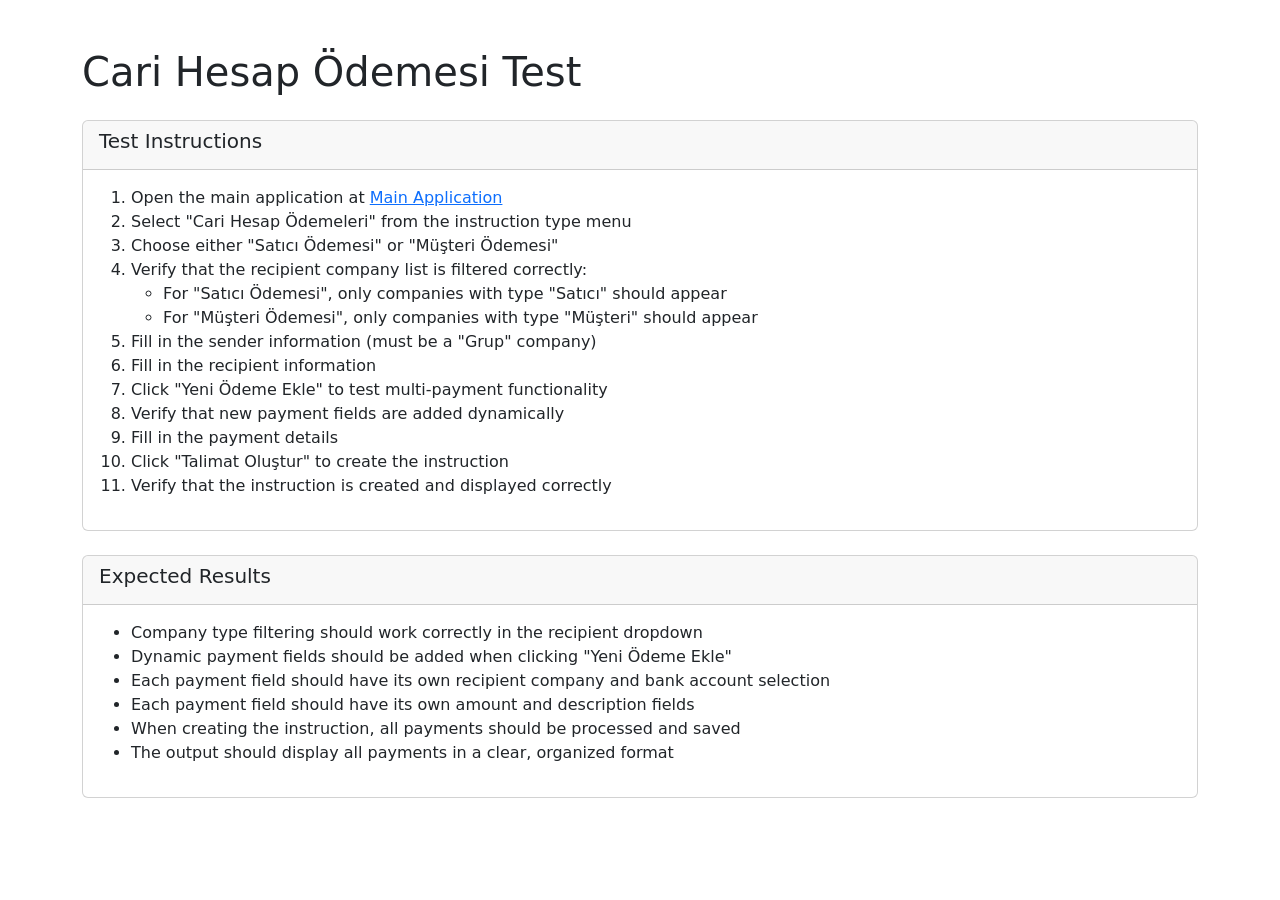
<file: test-cari-odeme.html>
<!DOCTYPE html>
<html lang="tr">
<head>
    <meta charset="UTF-8">
    <meta name="viewport" content="width=device-width, initial-scale=1.0">
    <title>Cari Hesap Ödemesi Test</title>
    <link href="https://cdn.jsdelivr.net/npm/bootstrap@5.3.2/dist/css/bootstrap.min.css" rel="stylesheet">
    <link rel="stylesheet" href="https://cdnjs.cloudflare.com/ajax/libs/font-awesome/6.4.0/css/all.min.css" />
</head>
<body>
    <div class="container mt-5">
        <h1 class="mb-4">Cari Hesap Ödemesi Test</h1>
        
        <div class="card">
            <div class="card-header">
                <h5>Test Instructions</h5>
            </div>
            <div class="card-body">
                <ol>
                    <li>Open the main application at <a href="/">Main Application</a></li>
                    <li>Select "Cari Hesap Ödemeleri" from the instruction type menu</li>
                    <li>Choose either "Satıcı Ödemesi" or "Müşteri Ödemesi"</li>
                    <li>Verify that the recipient company list is filtered correctly:
                        <ul>
                            <li>For "Satıcı Ödemesi", only companies with type "Satıcı" should appear</li>
                            <li>For "Müşteri Ödemesi", only companies with type "Müşteri" should appear</li>
                        </ul>
                    </li>
                    <li>Fill in the sender information (must be a "Grup" company)</li>
                    <li>Fill in the recipient information</li>
                    <li>Click "Yeni Ödeme Ekle" to test multi-payment functionality</li>
                    <li>Verify that new payment fields are added dynamically</li>
                    <li>Fill in the payment details</li>
                    <li>Click "Talimat Oluştur" to create the instruction</li>
                    <li>Verify that the instruction is created and displayed correctly</li>
                </ol>
            </div>
        </div>
        
        <div class="card mt-4">
            <div class="card-header">
                <h5>Expected Results</h5>
            </div>
            <div class="card-body">
                <ul>
                    <li>Company type filtering should work correctly in the recipient dropdown</li>
                    <li>Dynamic payment fields should be added when clicking "Yeni Ödeme Ekle"</li>
                    <li>Each payment field should have its own recipient company and bank account selection</li>
                    <li>Each payment field should have its own amount and description fields</li>
                    <li>When creating the instruction, all payments should be processed and saved</li>
                    <li>The output should display all payments in a clear, organized format</li>
                </ul>
            </div>
        </div>
    </div>
</body>
</html>
</file>
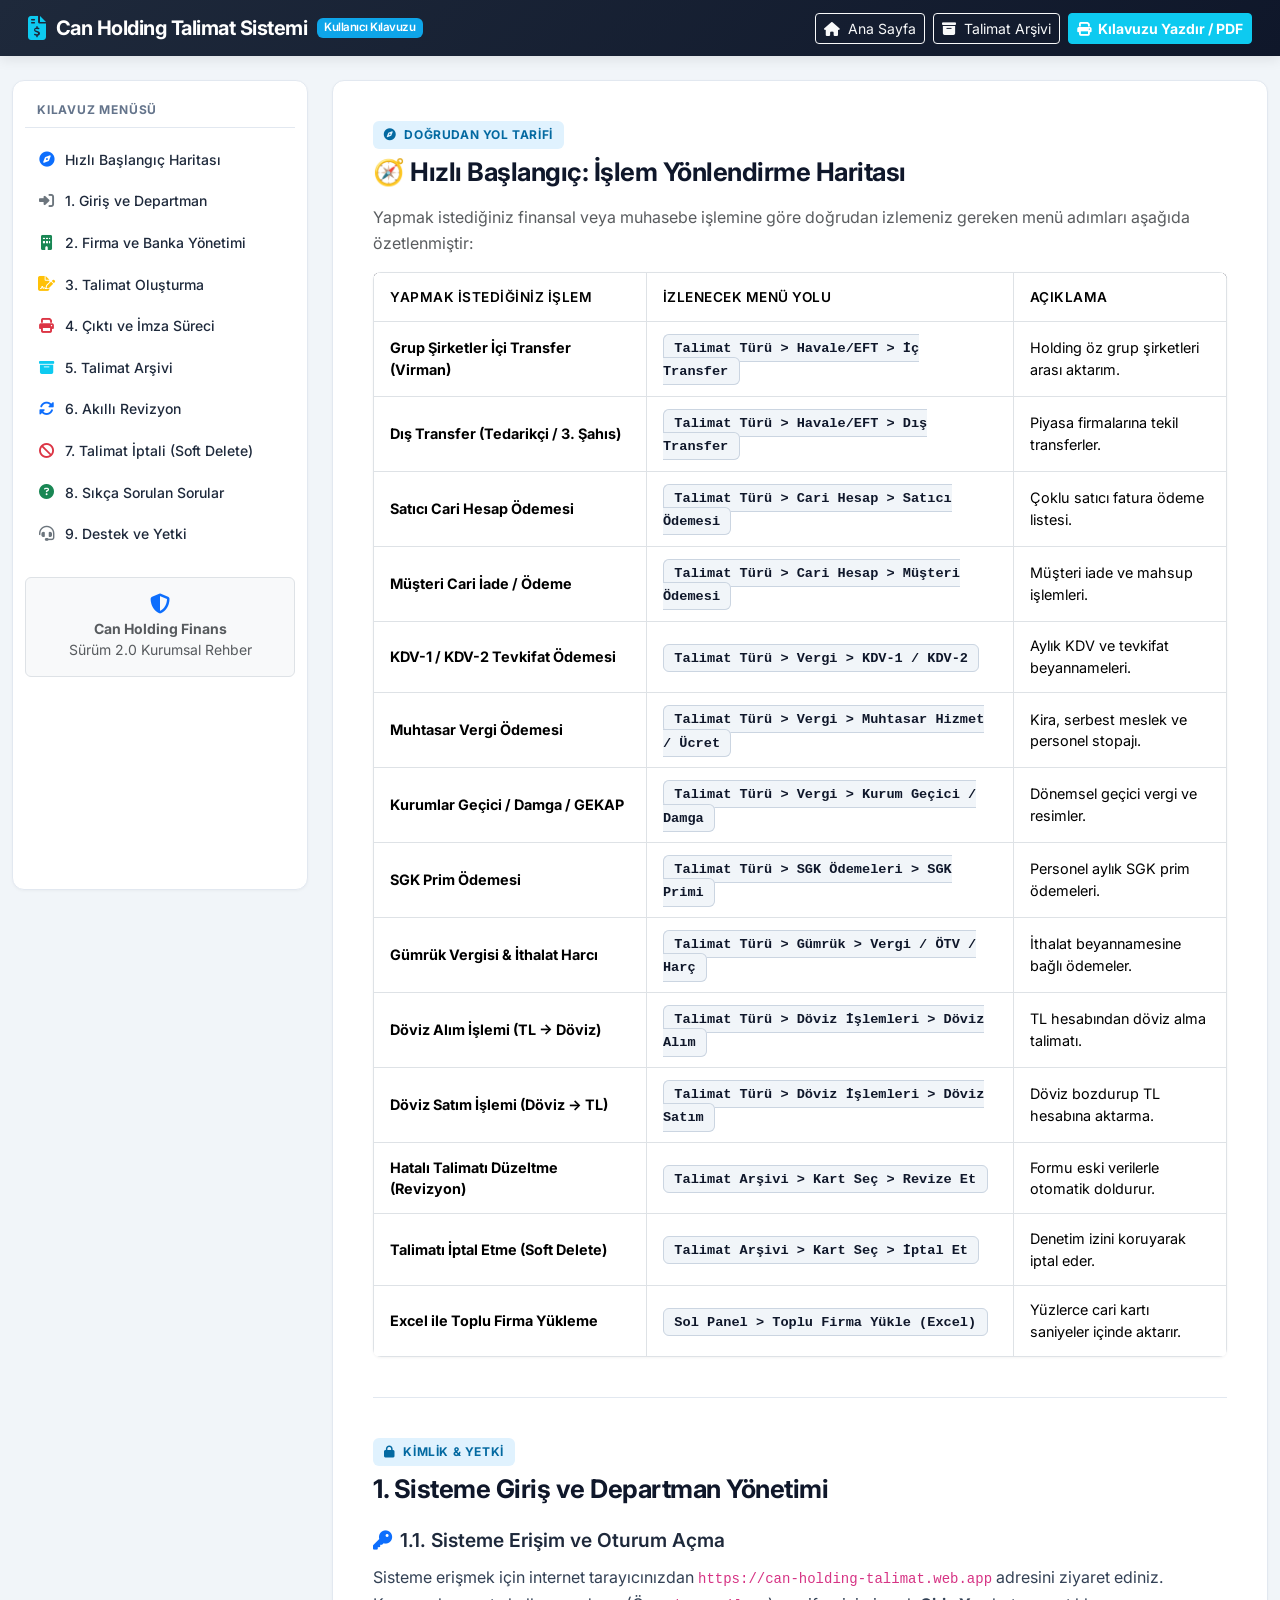
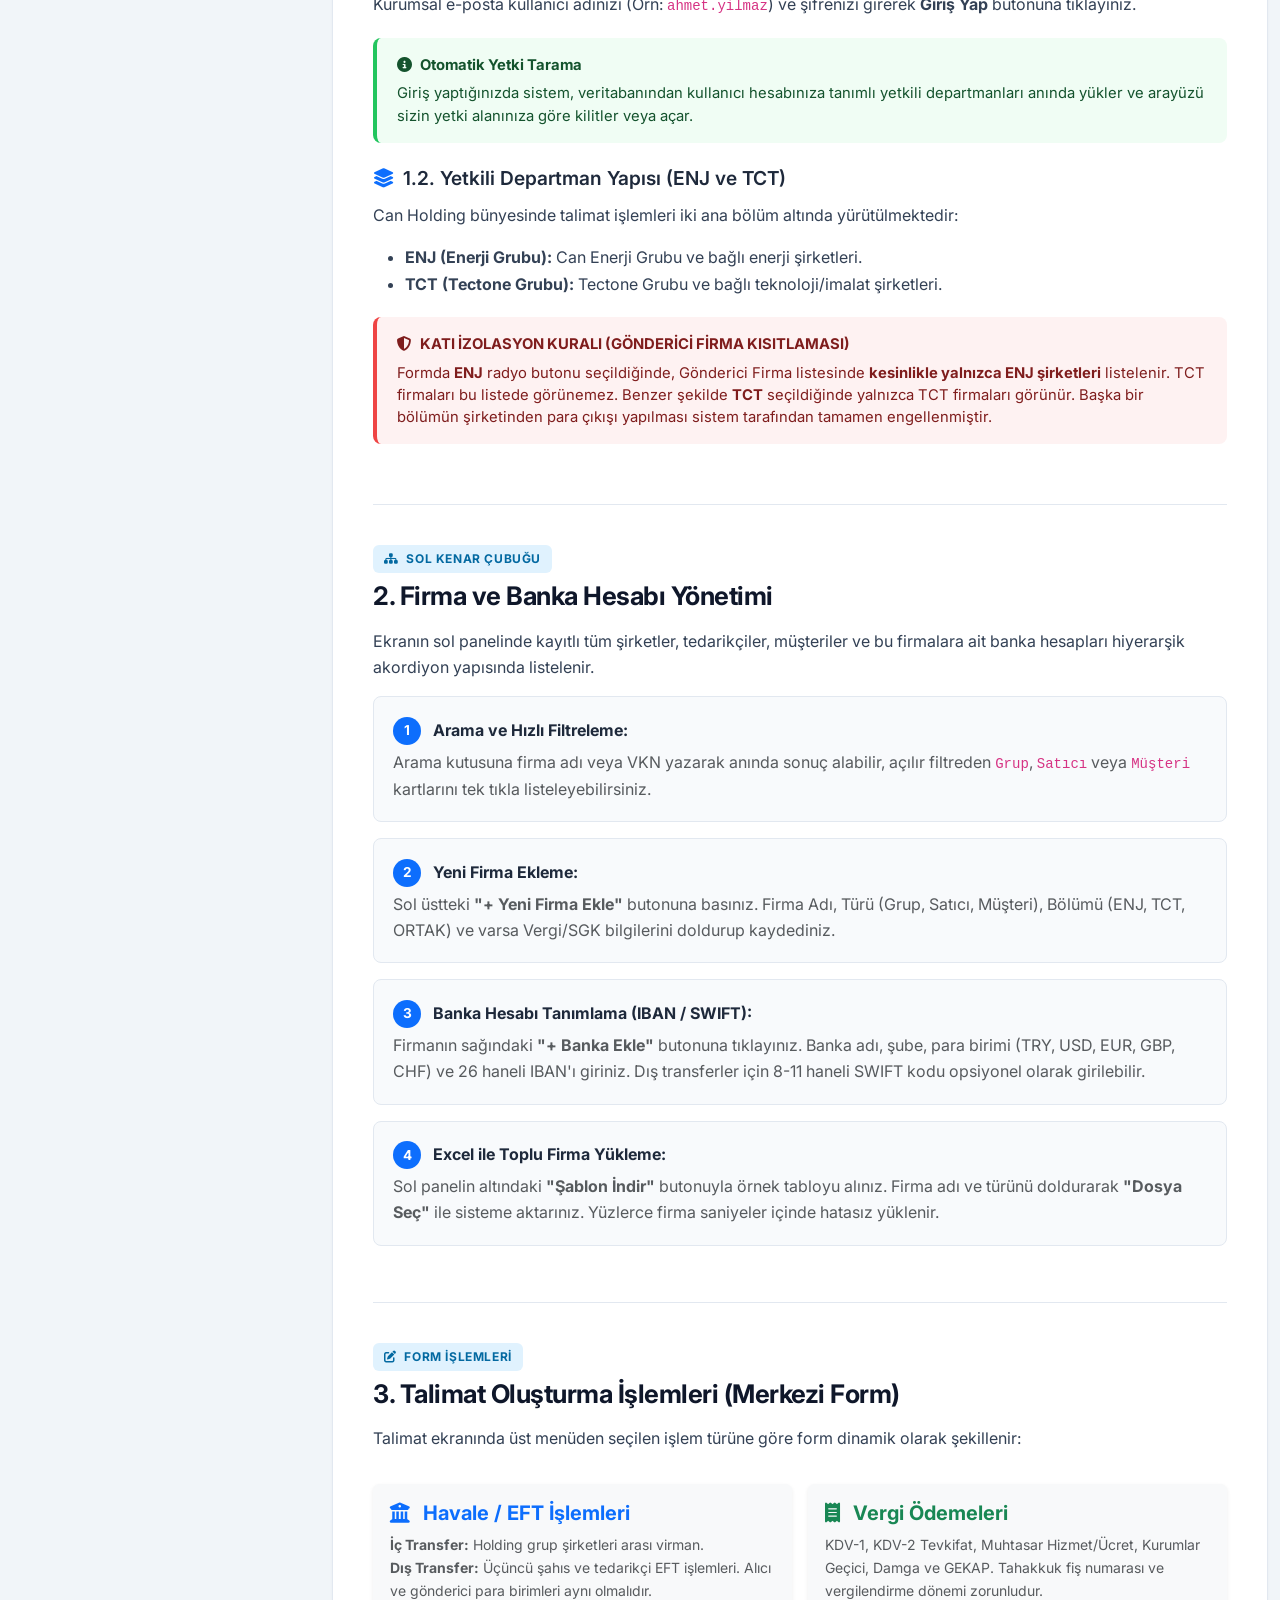
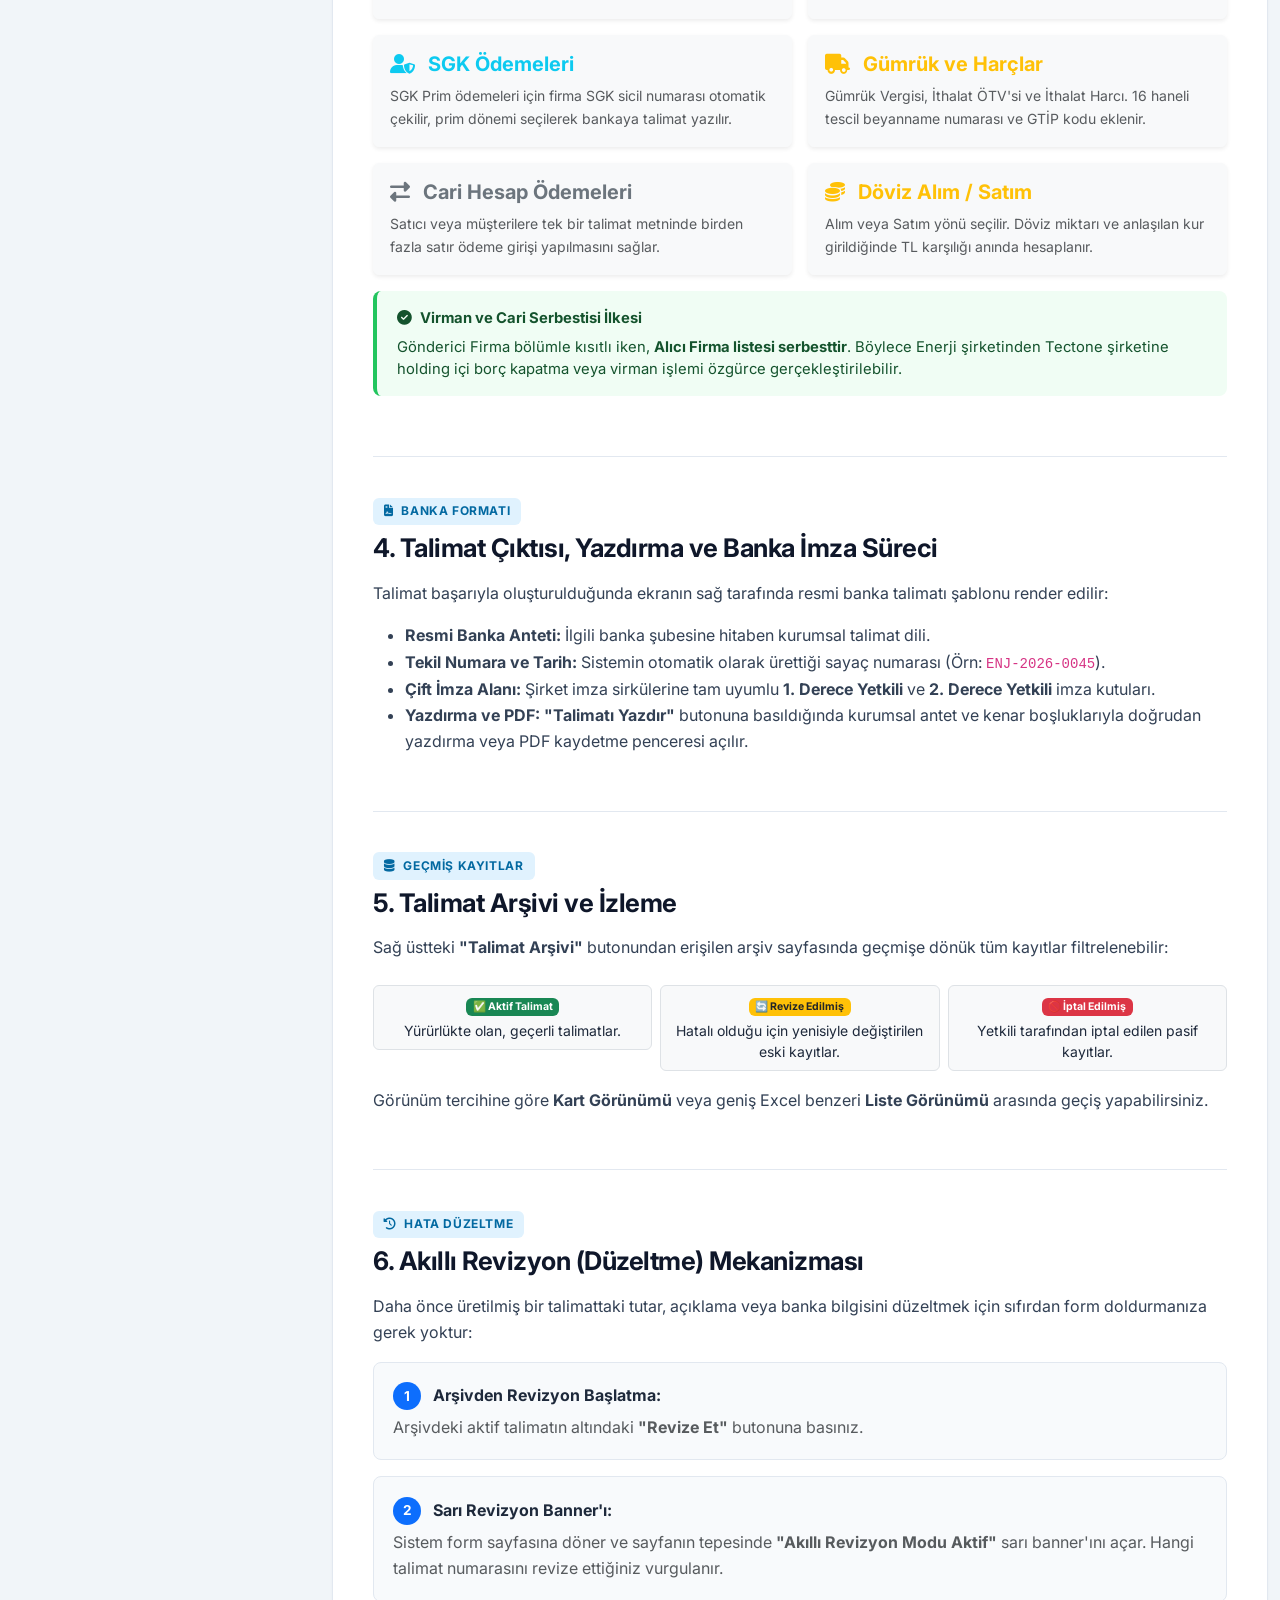
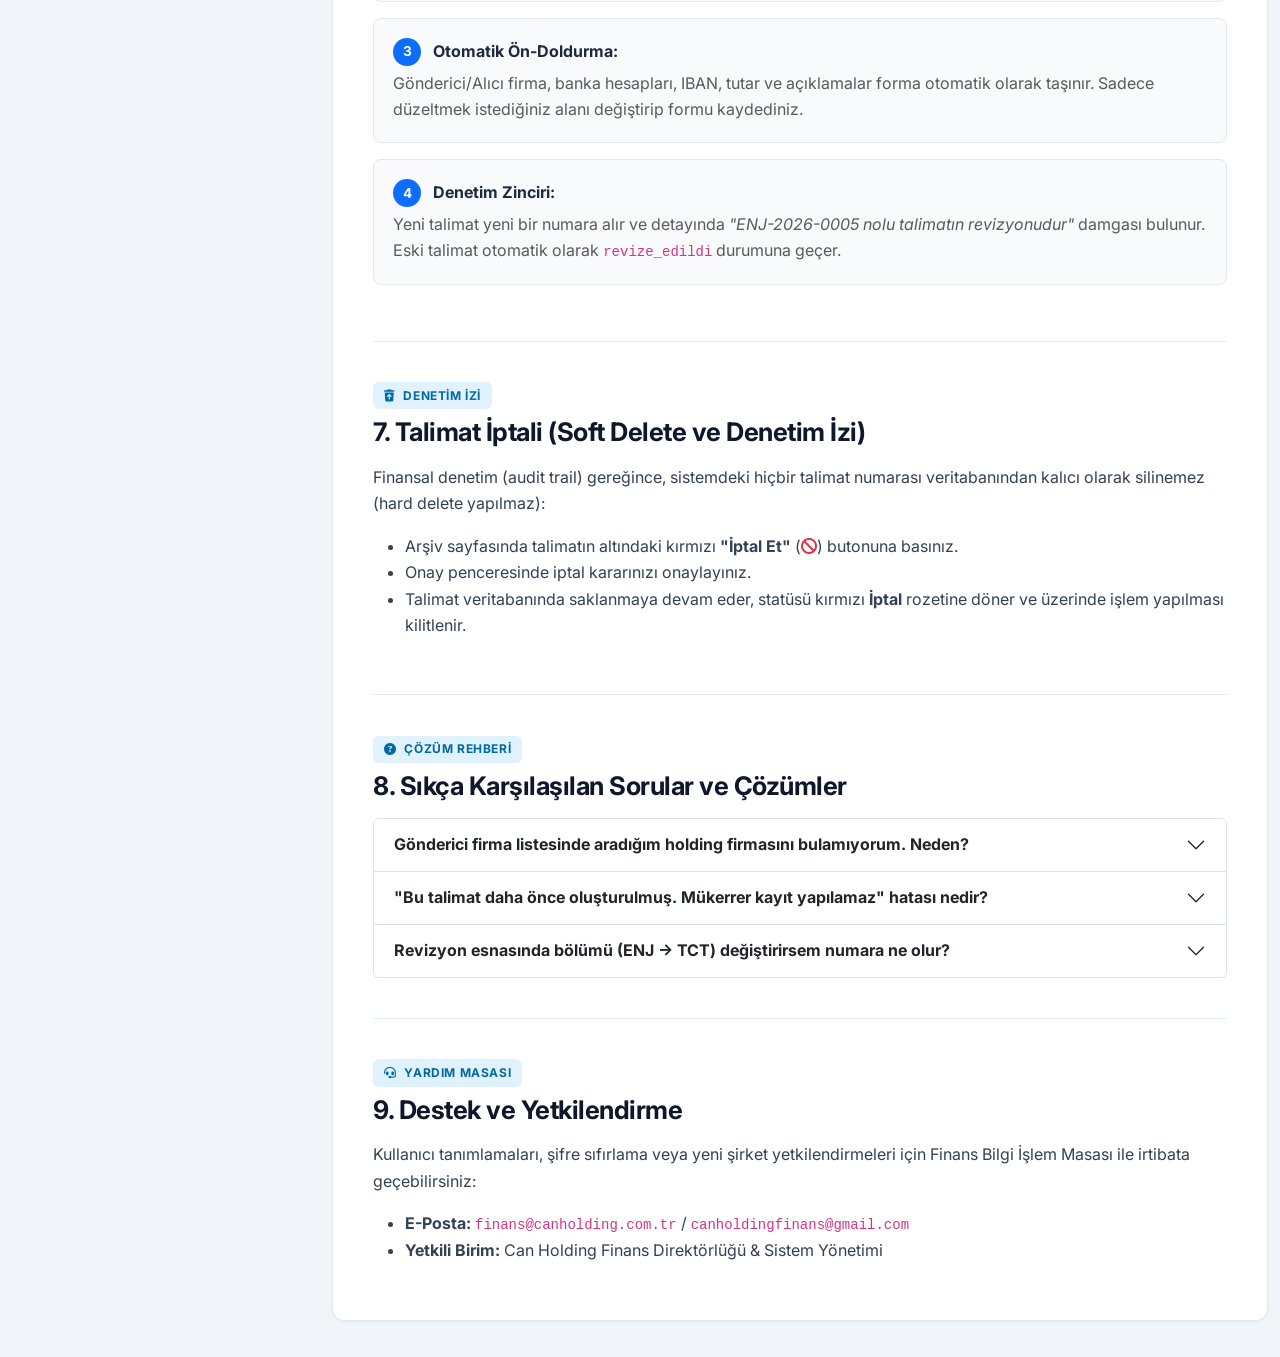
<file: yardim.html>
<!DOCTYPE html>
<html lang="tr">
<head>
    <meta charset="UTF-8">
    <meta name="viewport" content="width=device-width, initial-scale=1.0">
    <title>Kullanıcı Kılavuzu — Can Holding Finansal Talimat Sistemi</title>
    <!-- Google Fonts: Inter -->
    <link rel="preconnect" href="https://fonts.googleapis.com">
    <link rel="preconnect" href="https://fonts.gstatic.com" crossorigin>
    <link href="https://fonts.googleapis.com/css2?family=Inter:wght@300;400;500;600;700;800&display=swap" rel="stylesheet">
    <!-- Bootstrap 5 CSS -->
    <link href="https://cdn.jsdelivr.net/npm/bootstrap@5.3.2/dist/css/bootstrap.min.css" rel="stylesheet">
    <!-- Font Awesome -->
    <link rel="stylesheet" href="https://cdnjs.cloudflare.com/ajax/libs/font-awesome/6.4.0/css/all.min.css">
    <style>
        :root {
            --primary-color: #0d6efd;
            --primary-dark: #0a58ca;
            --secondary-bg: #f8fafc;
            --sidebar-width: 290px;
            --accent-color: #0dcaf0;
            --text-main: #1e293b;
            --text-muted: #64748b;
            --border-color: #e2e8f0;
        }

        body {
            font-family: 'Inter', -apple-system, BlinkMacSystemFont, "Segoe UI", Roboto, sans-serif;
            color: var(--text-main);
            background-color: #f1f5f9;
            scroll-behavior: smooth;
        }

        /* Top Navbar */
        .manual-navbar {
            background: linear-gradient(135deg, #1e293b 0%, #0f172a 100%);
            box-shadow: 0 4px 12px rgba(0, 0, 0, 0.08);
            position: sticky;
            top: 0;
            z-index: 1030;
        }

        .manual-brand {
            font-weight: 700;
            color: #ffffff !important;
            letter-spacing: -0.5px;
            display: flex;
            align-items: center;
            gap: 10px;
        }

        .manual-brand .badge {
            font-size: 0.72rem;
            font-weight: 600;
            background: #0ea5e9;
        }

        /* Layout */
        .manual-container {
            max-width: 1440px;
            margin: 0 auto;
        }

        /* Sticky Sidebar */
        .manual-sidebar {
            position: sticky;
            top: 76px;
            height: calc(100vh - 90px);
            overflow-y: auto;
            padding: 1.25rem 0.75rem;
            background: #ffffff;
            border-radius: 12px;
            border: 1px solid var(--border-color);
            box-shadow: 0 1px 3px rgba(0,0,0,0.04);
        }

        .manual-sidebar::-webkit-scrollbar {
            width: 6px;
        }
        .manual-sidebar::-webkit-scrollbar-thumb {
            background-color: #cbd5e1;
            border-radius: 4px;
        }

        .sidebar-title {
            font-size: 0.75rem;
            text-transform: uppercase;
            font-weight: 700;
            color: var(--text-muted);
            letter-spacing: 0.8px;
            padding: 0 0.75rem 0.5rem;
            border-bottom: 1px solid var(--border-color);
            margin-bottom: 0.75rem;
        }

        .nav-manual-link {
            display: flex;
            align-items: center;
            gap: 10px;
            padding: 0.55rem 0.75rem;
            color: var(--text-main);
            text-decoration: none;
            font-size: 0.875rem;
            font-weight: 500;
            border-radius: 8px;
            transition: all 0.15s ease-in-out;
            margin-bottom: 3px;
        }

        .nav-manual-link i {
            width: 18px;
            text-align: center;
            font-size: 0.95rem;
            color: var(--text-muted);
            transition: color 0.15s;
        }

        .nav-manual-link:hover {
            background-color: #eff6ff;
            color: var(--primary-color);
        }

        .nav-manual-link:hover i {
            color: var(--primary-color);
        }

        .nav-manual-link.active {
            background-color: #dbeafe;
            color: var(--primary-dark);
            font-weight: 600;
        }

        .nav-manual-link.active i {
            color: var(--primary-color);
        }

        /* Content Area */
        .manual-content {
            background: #ffffff;
            border-radius: 12px;
            border: 1px solid var(--border-color);
            padding: 2.5rem;
            box-shadow: 0 1px 3px rgba(0,0,0,0.04);
            margin-bottom: 3rem;
        }

        .section-anchor {
            scroll-margin-top: 90px;
        }

        .manual-section {
            padding-bottom: 2.5rem;
            border-bottom: 1px solid var(--border-color);
            margin-bottom: 2.5rem;
        }

        .manual-section:last-child {
            border-bottom: none;
            margin-bottom: 0;
            padding-bottom: 0;
        }

        .section-badge {
            display: inline-block;
            font-size: 0.75rem;
            font-weight: 700;
            text-transform: uppercase;
            letter-spacing: 0.6px;
            padding: 0.3rem 0.7rem;
            border-radius: 6px;
            background: #e0f2fe;
            color: #0369a1;
            margin-bottom: 0.5rem;
        }

        h2.section-heading {
            font-size: 1.6rem;
            font-weight: 700;
            color: #0f172a;
            letter-spacing: -0.5px;
            margin-bottom: 1rem;
        }

        h3.subsection-heading {
            font-size: 1.2rem;
            font-weight: 600;
            color: #1e293b;
            margin-top: 1.5rem;
            margin-bottom: 0.75rem;
            display: flex;
            align-items: center;
            gap: 8px;
        }

        p, li {
            line-height: 1.65;
            color: #334155;
        }

        /* Callouts */
        .callout {
            border-radius: 8px;
            padding: 1rem 1.25rem;
            margin: 1.25rem 0;
            border-left: 4px solid;
            font-size: 0.925rem;
        }

        .callout-info {
            background-color: #f0fdf4;
            border-color: #22c55e;
            color: #14532d;
        }

        .callout-warning {
            background-color: #fefce8;
            border-color: #eab308;
            color: #713f12;
        }

        .callout-danger {
            background-color: #fef2f2;
            border-color: #ef4444;
            color: #7f1d1d;
        }

        .callout-title {
            font-weight: 700;
            display: flex;
            align-items: center;
            gap: 8px;
            margin-bottom: 0.4rem;
        }

        /* Quick Map Table */
        .quick-map-table {
            border-radius: 8px;
            overflow: hidden;
            box-shadow: 0 1px 3px rgba(0,0,0,0.05);
        }

        .quick-map-table thead {
            background-color: #0f172a;
            color: white;
        }

        .quick-map-table th {
            font-weight: 600;
            font-size: 0.85rem;
            text-transform: uppercase;
            letter-spacing: 0.5px;
            padding: 0.85rem 1rem;
        }

        .quick-map-table td {
            vertical-align: middle;
            font-size: 0.9rem;
            padding: 0.85rem 1rem;
        }

        .badge-path {
            background: #f1f5f9;
            color: #0f172a;
            border: 1px solid #cbd5e1;
            font-family: monospace;
            font-size: 0.85rem;
            padding: 0.35rem 0.65rem;
            border-radius: 6px;
            font-weight: 600;
        }

        /* Step Card */
        .step-box {
            background: #f8fafc;
            border: 1px solid #e2e8f0;
            border-radius: 8px;
            padding: 1.2rem;
            margin-bottom: 1rem;
        }

        .step-number {
            display: inline-flex;
            align-items: center;
            justify-content: center;
            width: 28px;
            height: 28px;
            border-radius: 50%;
            background: var(--primary-color);
            color: white;
            font-weight: 700;
            font-size: 0.85rem;
            margin-right: 8px;
        }

        /* Print styles */
        @media print {
            .manual-navbar, .manual-sidebar, .no-print {
                display: none !important;
            }
            .manual-content {
                border: none !important;
                box-shadow: none !important;
                padding: 0 !important;
            }
            body {
                background: white !important;
            }
        }
    </style>
</head>
<body>

    <!-- Header Navigation -->
    <nav class="navbar navbar-expand-lg manual-navbar py-2 px-3">
        <div class="container-fluid manual-container">
            <a class="navbar-brand manual-brand" href="index.html">
                <i class="fas fa-file-invoice-dollar text-info fs-4"></i>
                <span>Can Holding Talimat Sistemi</span>
                <span class="badge">Kullanıcı Kılavuzu</span>
            </a>
            
            <div class="d-flex align-items-center gap-2 ms-auto no-print">
                <a href="index.html" class="btn btn-outline-light btn-sm">
                    <i class="fas fa-home me-1"></i> Ana Sayfa
                </a>
                <a href="arsiv.html" class="btn btn-outline-light btn-sm">
                    <i class="fas fa-archive me-1"></i> Talimat Arşivi
                </a>
                <button type="button" class="btn btn-info btn-sm text-white fw-bold" onclick="window.print()">
                    <i class="fas fa-print me-1"></i> Kılavuzu Yazdır / PDF
                </button>
            </div>
        </div>
    </nav>

    <!-- Main Container -->
    <div class="container-fluid manual-container my-4">
        <div class="row g-4">
            
            <!-- Sticky Left Sidebar Navigation -->
            <div class="col-lg-3 d-none d-lg-block">
                <div class="manual-sidebar">
                    <div class="sidebar-title">Kılavuz Menüsü</div>
                    
                    <a href="#hizli-baslangic" class="nav-manual-link active">
                        <i class="fas fa-compass text-primary"></i> Hızlı Başlangıç Haritası
                    </a>
                    <a href="#bolum-1" class="nav-manual-link">
                        <i class="fas fa-sign-in-alt text-secondary"></i> 1. Giriş ve Departman
                    </a>
                    <a href="#bolum-2" class="nav-manual-link">
                        <i class="fas fa-building text-success"></i> 2. Firma ve Banka Yönetimi
                    </a>
                    <a href="#bolum-3" class="nav-manual-link">
                        <i class="fas fa-file-signature text-warning"></i> 3. Talimat Oluşturma
                    </a>
                    <a href="#bolum-4" class="nav-manual-link">
                        <i class="fas fa-print text-danger"></i> 4. Çıktı ve İmza Süreci
                    </a>
                    <a href="#bolum-5" class="nav-manual-link">
                        <i class="fas fa-archive text-info"></i> 5. Talimat Arşivi
                    </a>
                    <a href="#bolum-6" class="nav-manual-link">
                        <i class="fas fa-sync-alt text-primary"></i> 6. Akıllı Revizyon
                    </a>
                    <a href="#bolum-7" class="nav-manual-link">
                        <i class="fas fa-ban text-danger"></i> 7. Talimat İptali (Soft Delete)
                    </a>
                    <a href="#bolum-8" class="nav-manual-link">
                        <i class="fas fa-question-circle text-success"></i> 8. Sıkça Sorulan Sorular
                    </a>
                    <a href="#bolum-9" class="nav-manual-link">
                        <i class="fas fa-headset text-secondary"></i> 9. Destek ve Yetki
                    </a>

                    <div class="p-3 mt-4 bg-light rounded text-center small text-muted border">
                        <i class="fas fa-shield-alt text-primary mb-1 d-block fs-5"></i>
                        <strong>Can Holding Finans</strong><br>
                        Sürüm 2.0 Kurumsal Rehber
                    </div>
                </div>
            </div>

            <!-- Content Area -->
            <div class="col-lg-9 col-12">
                <div class="manual-content">

                    <!-- HIZLI BAŞLANGIÇ / İŞLEM YÖNLENDİRME HARİTASI -->
                    <section id="hizli-baslangic" class="manual-section section-anchor">
                        <span class="section-badge"><i class="fas fa-compass me-1"></i> Doğrudan Yol Tarifi</span>
                        <h2 class="section-heading">🧭 Hızlı Başlangıç: İşlem Yönlendirme Haritası</h2>
                        <p class="text-muted">Yapmak istediğiniz finansal veya muhasebe işlemine göre doğrudan izlemeniz gereken menü adımları aşağıda özetlenmiştir:</p>

                        <div class="table-responsive quick-map-table mt-3">
                            <table class="table table-hover table-bordered mb-0">
                                <thead>
                                    <tr>
                                        <th style="width: 32%;">Yapmak İstediğiniz İşlem</th>
                                        <th style="width: 43%;">İzlenecek Menü Yolu</th>
                                        <th style="width: 25%;">Açıklama</th>
                                    </tr>
                                </thead>
                                <tbody>
                                    <tr>
                                        <td><strong>Grup Şirketler İçi Transfer (Virman)</strong></td>
                                        <td><span class="badge-path">Talimat Türü > Havale/EFT > İç Transfer</span></td>
                                        <td>Holding öz grup şirketleri arası aktarım.</td>
                                    </tr>
                                    <tr>
                                        <td><strong>Dış Transfer (Tedarikçi / 3. Şahıs)</strong></td>
                                        <td><span class="badge-path">Talimat Türü > Havale/EFT > Dış Transfer</span></td>
                                        <td>Piyasa firmalarına tekil transferler.</td>
                                    </tr>
                                    <tr>
                                        <td><strong>Satıcı Cari Hesap Ödemesi</strong></td>
                                        <td><span class="badge-path">Talimat Türü > Cari Hesap > Satıcı Ödemesi</span></td>
                                        <td>Çoklu satıcı fatura ödeme listesi.</td>
                                    </tr>
                                    <tr>
                                        <td><strong>Müşteri Cari İade / Ödeme</strong></td>
                                        <td><span class="badge-path">Talimat Türü > Cari Hesap > Müşteri Ödemesi</span></td>
                                        <td>Müşteri iade ve mahsup işlemleri.</td>
                                    </tr>
                                    <tr>
                                        <td><strong>KDV-1 / KDV-2 Tevkifat Ödemesi</strong></td>
                                        <td><span class="badge-path">Talimat Türü > Vergi > KDV-1 / KDV-2</span></td>
                                        <td>Aylık KDV ve tevkifat beyannameleri.</td>
                                    </tr>
                                    <tr>
                                        <td><strong>Muhtasar Vergi Ödemesi</strong></td>
                                        <td><span class="badge-path">Talimat Türü > Vergi > Muhtasar Hizmet / Ücret</span></td>
                                        <td>Kira, serbest meslek ve personel stopajı.</td>
                                    </tr>
                                    <tr>
                                        <td><strong>Kurumlar Geçici / Damga / GEKAP</strong></td>
                                        <td><span class="badge-path">Talimat Türü > Vergi > Kurum Geçici / Damga</span></td>
                                        <td>Dönemsel geçici vergi ve resimler.</td>
                                    </tr>
                                    <tr>
                                        <td><strong>SGK Prim Ödemesi</strong></td>
                                        <td><span class="badge-path">Talimat Türü > SGK Ödemeleri > SGK Primi</span></td>
                                        <td>Personel aylık SGK prim ödemeleri.</td>
                                    </tr>
                                    <tr>
                                        <td><strong>Gümrük Vergisi & İthalat Harcı</strong></td>
                                        <td><span class="badge-path">Talimat Türü > Gümrük > Vergi / ÖTV / Harç</span></td>
                                        <td>İthalat beyannamesine bağlı ödemeler.</td>
                                    </tr>
                                    <tr>
                                        <td><strong>Döviz Alım İşlemi (TL -> Döviz)</strong></td>
                                        <td><span class="badge-path">Talimat Türü > Döviz İşlemleri > Döviz Alım</span></td>
                                        <td>TL hesabından döviz alma talimatı.</td>
                                    </tr>
                                    <tr>
                                        <td><strong>Döviz Satım İşlemi (Döviz -> TL)</strong></td>
                                        <td><span class="badge-path">Talimat Türü > Döviz İşlemleri > Döviz Satım</span></td>
                                        <td>Döviz bozdurup TL hesabına aktarma.</td>
                                    </tr>
                                    <tr>
                                        <td><strong>Hatalı Talimatı Düzeltme (Revizyon)</strong></td>
                                        <td><span class="badge-path">Talimat Arşivi > Kart Seç > Revize Et</span></td>
                                        <td>Formu eski verilerle otomatik doldurur.</td>
                                    </tr>
                                    <tr>
                                        <td><strong>Talimatı İptal Etme (Soft Delete)</strong></td>
                                        <td><span class="badge-path">Talimat Arşivi > Kart Seç > İptal Et</span></td>
                                        <td>Denetim izini koruyarak iptal eder.</td>
                                    </tr>
                                    <tr>
                                        <td><strong>Excel ile Toplu Firma Yükleme</strong></td>
                                        <td><span class="badge-path">Sol Panel > Toplu Firma Yükle (Excel)</span></td>
                                        <td>Yüzlerce cari kartı saniyeler içinde aktarır.</td>
                                    </tr>
                                </tbody>
                            </table>
                        </div>
                    </section>

                    <!-- BÖLÜM 1: GİRİŞ VE DEPARTMAN YÖNETİMİ -->
                    <section id="bolum-1" class="manual-section section-anchor">
                        <span class="section-badge"><i class="fas fa-lock me-1"></i> Kimlik & Yetki</span>
                        <h2 class="section-heading">1. Sisteme Giriş ve Departman Yönetimi</h2>
                        
                        <h3 class="subsection-heading"><i class="fas fa-key text-primary"></i> 1.1. Sisteme Erişim ve Oturum Açma</h3>
                        <p>Sisteme erişmek için internet tarayıcınızdan <code>https://can-holding-talimat.web.app</code> adresini ziyaret ediniz. Kurumsal e-posta kullanıcı adınızı (Örn: <code>ahmet.yilmaz</code>) ve şifrenizi girerek <strong>Giriş Yap</strong> butonuna tıklayınız.</p>

                        <div class="callout callout-info">
                            <div class="callout-title"><i class="fas fa-info-circle"></i> Otomatik Yetki Tarama</div>
                            Giriş yaptığınızda sistem, veritabanından kullanıcı hesabınıza tanımlı yetkili departmanları anında yükler ve arayüzü sizin yetki alanınıza göre kilitler veya açar.
                        </div>

                        <h3 class="subsection-heading"><i class="fas fa-layer-group text-primary"></i> 1.2. Yetkili Departman Yapısı (ENJ ve TCT)</h3>
                        <p>Can Holding bünyesinde talimat işlemleri iki ana bölüm altında yürütülmektedir:</p>
                        <ul>
                            <li><strong>ENJ (Enerji Grubu):</strong> Can Enerji Grubu ve bağlı enerji şirketleri.</li>
                            <li><strong>TCT (Tectone Grubu):</strong> Tectone Grubu ve bağlı teknoloji/imalat şirketleri.</li>
                        </ul>

                        <div class="callout callout-danger">
                            <div class="callout-title"><i class="fas fa-shield-alt"></i> KATI İZOLASYON KURALI (GÖNDERİCİ FİRMA KISITLAMASI)</div>
                            Formda <strong>ENJ</strong> radyo butonu seçildiğinde, Gönderici Firma listesinde <strong>kesinlikle yalnızca ENJ şirketleri</strong> listelenir. TCT firmaları bu listede görünemez. Benzer şekilde <strong>TCT</strong> seçildiğinde yalnızca TCT firmaları görünür. Başka bir bölümün şirketinden para çıkışı yapılması sistem tarafından tamamen engellenmiştir.
                        </div>
                    </section>

                    <!-- BÖLÜM 2: FİRMA VE BANKA HESABI YÖNETİMİ -->
                    <section id="bolum-2" class="manual-section section-anchor">
                        <span class="section-badge"><i class="fas fa-sitemap me-1"></i> Sol Kenar Çubuğu</span>
                        <h2 class="section-heading">2. Firma ve Banka Hesabı Yönetimi</h2>
                        <p>Ekranın sol panelinde kayıtlı tüm şirketler, tedarikçiler, müşteriler ve bu firmalara ait banka hesapları hiyerarşik akordiyon yapısında listelenir.</p>

                        <div class="step-box">
                            <span class="step-number">1</span> <strong>Arama ve Hızlı Filtreleme:</strong>
                            <p class="mb-0 mt-1 text-muted">Arama kutusuna firma adı veya VKN yazarak anında sonuç alabilir, açılır filtreden <code>Grup</code>, <code>Satıcı</code> veya <code>Müşteri</code> kartlarını tek tıkla listeleyebilirsiniz.</p>
                        </div>

                        <div class="step-box">
                            <span class="step-number">2</span> <strong>Yeni Firma Ekleme:</strong>
                            <p class="mb-0 mt-1 text-muted">Sol üstteki <strong>"+ Yeni Firma Ekle"</strong> butonuna basınız. Firma Adı, Türü (Grup, Satıcı, Müşteri), Bölümü (ENJ, TCT, ORTAK) ve varsa Vergi/SGK bilgilerini doldurup kaydediniz.</p>
                        </div>

                        <div class="step-box">
                            <span class="step-number">3</span> <strong>Banka Hesabı Tanımlama (IBAN / SWIFT):</strong>
                            <p class="mb-0 mt-1 text-muted">Firmanın sağındaki <strong>"+ Banka Ekle"</strong> butonuna tıklayınız. Banka adı, şube, para birimi (TRY, USD, EUR, GBP, CHF) ve 26 haneli IBAN'ı giriniz. Dış transferler için 8-11 haneli SWIFT kodu opsiyonel olarak girilebilir.</p>
                        </div>

                        <div class="step-box">
                            <span class="step-number">4</span> <strong>Excel ile Toplu Firma Yükleme:</strong>
                            <p class="mb-0 mt-1 text-muted">Sol panelin altındaki <strong>"Şablon İndir"</strong> butonuyla örnek tabloyu alınız. Firma adı ve türünü doldurarak <strong>"Dosya Seç"</strong> ile sisteme aktarınız. Yüzlerce firma saniyeler içinde hatasız yüklenir.</p>
                        </div>
                    </section>

                    <!-- BÖLÜM 3: TALİMAT OLUŞTURMA İŞLEMLERİ -->
                    <section id="bolum-3" class="manual-section section-anchor">
                        <span class="section-badge"><i class="fas fa-edit me-1"></i> Form İşlemleri</span>
                        <h2 class="section-heading">3. Talimat Oluşturma İşlemleri (Merkezi Form)</h2>
                        <p>Talimat ekranında üst menüden seçilen işlem türüne göre form dinamik olarak şekillenir:</p>

                        <div class="row g-3 my-2">
                            <div class="col-md-6">
                                <div class="card h-100 p-3 border-light bg-light shadow-sm">
                                    <h5 class="fw-bold text-primary"><i class="fas fa-university me-2"></i> Havale / EFT İşlemleri</h5>
                                    <p class="small text-muted mb-0"><strong>İç Transfer:</strong> Holding grup şirketleri arası virman.<br><strong>Dış Transfer:</strong> Üçüncü şahıs ve tedarikçi EFT işlemleri. Alıcı ve gönderici para birimleri aynı olmalıdır.</p>
                                </div>
                            </div>
                            <div class="col-md-6">
                                <div class="card h-100 p-3 border-light bg-light shadow-sm">
                                    <h5 class="fw-bold text-success"><i class="fas fa-receipt me-2"></i> Vergi Ödemeleri</h5>
                                    <p class="small text-muted mb-0">KDV-1, KDV-2 Tevkifat, Muhtasar Hizmet/Ücret, Kurumlar Geçici, Damga ve GEKAP. Tahakkuk fiş numarası ve vergilendirme dönemi zorunludur.</p>
                                </div>
                            </div>
                            <div class="col-md-6">
                                <div class="card h-100 p-3 border-light bg-light shadow-sm">
                                    <h5 class="fw-bold text-info"><i class="fas fa-user-shield me-2"></i> SGK Ödemeleri</h5>
                                    <p class="small text-muted mb-0">SGK Prim ödemeleri için firma SGK sicil numarası otomatik çekilir, prim dönemi seçilerek bankaya talimat yazılır.</p>
                                </div>
                            </div>
                            <div class="col-md-6">
                                <div class="card h-100 p-3 border-light bg-light shadow-sm">
                                    <h5 class="fw-bold text-warning"><i class="fas fa-truck me-2"></i> Gümrük ve Harçlar</h5>
                                    <p class="small text-muted mb-0">Gümrük Vergisi, İthalat ÖTV'si ve İthalat Harcı. 16 haneli tescil beyanname numarası ve GTİP kodu eklenir.</p>
                                </div>
                            </div>
                            <div class="col-md-6">
                                <div class="card h-100 p-3 border-light bg-light shadow-sm">
                                    <h5 class="fw-bold text-secondary"><i class="fas fa-exchange-alt me-2"></i> Cari Hesap Ödemeleri</h5>
                                    <p class="small text-muted mb-0">Satıcı veya müşterilere tek bir talimat metninde birden fazla satır ödeme girişi yapılmasını sağlar.</p>
                                </div>
                            </div>
                            <div class="col-md-6">
                                <div class="card h-100 p-3 border-light bg-light shadow-sm">
                                    <h5 class="fw-bold text-warning"><i class="fas fa-coins me-2"></i> Döviz Alım / Satım</h5>
                                    <p class="small text-muted mb-0">Alım veya Satım yönü seçilir. Döviz miktarı ve anlaşılan kur girildiğinde TL karşılığı anında hesaplanır.</p>
                                </div>
                            </div>
                        </div>

                        <div class="callout callout-info mt-3">
                            <div class="callout-title"><i class="fas fa-check-circle"></i> Virman ve Cari Serbestisi İlkesi</div>
                            Gönderici Firma bölümle kısıtlı iken, <strong>Alıcı Firma listesi serbesttir</strong>. Böylece Enerji şirketinden Tectone şirketine holding içi borç kapatma veya virman işlemi özgürce gerçekleştirilebilir.
                        </div>
                    </section>

                    <!-- BÖLÜM 4: ÇIKTI VE İMZA SÜRECİ -->
                    <section id="bolum-4" class="manual-section section-anchor">
                        <span class="section-badge"><i class="fas fa-file-contract me-1"></i> Banka Formatı</span>
                        <h2 class="section-heading">4. Talimat Çıktısı, Yazdırma ve Banka İmza Süreci</h2>
                        <p>Talimat başarıyla oluşturulduğunda ekranın sağ tarafında resmi banka talimatı şablonu render edilir:</p>
                        <ul>
                            <li><strong>Resmi Banka Anteti:</strong> İlgili banka şubesine hitaben kurumsal talimat dili.</li>
                            <li><strong>Tekil Numara ve Tarih:</strong> Sistemin otomatik olarak ürettiği sayaç numarası (Örn: <code>ENJ-2026-0045</code>).</li>
                            <li><strong>Çift İmza Alanı:</strong> Şirket imza sirkülerine tam uyumlu <strong>1. Derece Yetkili</strong> ve <strong>2. Derece Yetkili</strong> imza kutuları.</li>
                            <li><strong>Yazdırma ve PDF:</strong> <strong>"Talimatı Yazdır"</strong> butonuna basıldığında kurumsal antet ve kenar boşluklarıyla doğrudan yazdırma veya PDF kaydetme penceresi açılır.</li>
                        </ul>
                    </section>

                    <!-- BÖLÜM 5: TALİMAT ARŞİVİ VE İZLEME -->
                    <section id="bolum-5" class="manual-section section-anchor">
                        <span class="section-badge"><i class="fas fa-database me-1"></i> Geçmiş Kayıtlar</span>
                        <h2 class="section-heading">5. Talimat Arşivi ve İzleme</h2>
                        <p>Sağ üstteki <strong>"Talimat Arşivi"</strong> butonundan erişilen arşiv sayfasında geçmişe dönük tüm kayıtlar filtrelenebilir:</p>
                        
                        <div class="row g-2 my-2">
                            <div class="col-md-4">
                                <div class="p-2 border rounded bg-light text-center small">
                                    <span class="badge bg-success mb-1">✅ Aktif Talimat</span><br>
                                    Yürürlükte olan, geçerli talimatlar.
                                </div>
                            </div>
                            <div class="col-md-4">
                                <div class="p-2 border rounded bg-light text-center small">
                                    <span class="badge bg-warning text-dark mb-1">🔄 Revize Edilmiş</span><br>
                                    Hatalı olduğu için yenisiyle değiştirilen eski kayıtlar.
                                </div>
                            </div>
                            <div class="col-md-4">
                                <div class="p-2 border rounded bg-light text-center small">
                                    <span class="badge bg-danger mb-1">🚫 İptal Edilmiş</span><br>
                                    Yetkili tarafından iptal edilen pasif kayıtlar.
                                </div>
                            </div>
                        </div>

                        <p class="mt-3">Görünüm tercihine göre <strong>Kart Görünümü</strong> veya geniş Excel benzeri <strong>Liste Görünümü</strong> arasında geçiş yapabilirsiniz.</p>
                    </section>

                    <!-- BÖLÜM 6: AKILLI REVİZYON (DÜZELTME) MEKANİZMASI -->
                    <section id="bolum-6" class="manual-section section-anchor">
                        <span class="section-badge"><i class="fas fa-history me-1"></i> Hata Düzeltme</span>
                        <h2 class="section-heading">6. Akıllı Revizyon (Düzeltme) Mekanizması</h2>
                        <p>Daha önce üretilmiş bir talimattaki tutar, açıklama veya banka bilgisini düzeltmek için sıfırdan form doldurmanıza gerek yoktur:</p>

                        <div class="step-box">
                            <span class="step-number">1</span> <strong>Arşivden Revizyon Başlatma:</strong>
                            <p class="mb-0 mt-1 text-muted">Arşivdeki aktif talimatın altındaki <strong>"Revize Et"</strong> butonuna basınız.</p>
                        </div>

                        <div class="step-box">
                            <span class="step-number">2</span> <strong>Sarı Revizyon Banner'ı:</strong>
                            <p class="mb-0 mt-1 text-muted">Sistem form sayfasına döner ve sayfanın tepesinde <strong>"Akıllı Revizyon Modu Aktif"</strong> sarı banner'ını açar. Hangi talimat numarasını revize ettiğiniz vurgulanır.</p>
                        </div>

                        <div class="step-box">
                            <span class="step-number">3</span> <strong>Otomatik Ön-Doldurma:</strong>
                            <p class="mb-0 mt-1 text-muted">Gönderici/Alıcı firma, banka hesapları, IBAN, tutar ve açıklamalar forma otomatik olarak taşınır. Sadece düzeltmek istediğiniz alanı değiştirip formu kaydediniz.</p>
                        </div>

                        <div class="step-box">
                            <span class="step-number">4</span> <strong>Denetim Zinciri:</strong>
                            <p class="mb-0 mt-1 text-muted">Yeni talimat yeni bir numara alır ve detayında <em>"ENJ-2026-0005 nolu talimatın revizyonudur"</em> damgası bulunur. Eski talimat otomatik olarak <code>revize_edildi</code> durumuna geçer.</p>
                        </div>
                    </section>

                    <!-- BÖLÜM 7: TALİMAT İPTALİ (SOFT DELETE) -->
                    <section id="bolum-7" class="manual-section section-anchor">
                        <span class="section-badge"><i class="fas fa-trash-restore me-1"></i> Denetim İzi</span>
                        <h2 class="section-heading">7. Talimat İptali (Soft Delete ve Denetim İzi)</h2>
                        <p>Finansal denetim (audit trail) gereğince, sistemdeki hiçbir talimat numarası veritabanından kalıcı olarak silinemez (hard delete yapılmaz):</p>
                        <ul>
                            <li>Arşiv sayfasında talimatın altındaki kırmızı <strong>"İptal Et"</strong> (<i class="fas fa-ban text-danger"></i>) butonuna basınız.</li>
                            <li>Onay penceresinde iptal kararınızı onaylayınız.</li>
                            <li>Talimat veritabanında saklanmaya devam eder, statüsü kırmızı <strong>İptal</strong> rozetine döner ve üzerinde işlem yapılması kilitlenir.</li>
                        </ul>
                    </section>

                    <!-- BÖLÜM 8: SIKÇA SORULAN SORULAR -->
                    <section id="bolum-8" class="manual-section section-anchor">
                        <span class="section-badge"><i class="fas fa-question-circle me-1"></i> Çözüm Rehberi</span>
                        <h2 class="section-heading">8. Sıkça Karşılaşılan Sorular ve Çözümler</h2>

                        <div class="accordion mt-3" id="faqAccordion">
                            <div class="accordion-item">
                                <h2 class="accordion-header" id="faq1">
                                    <button class="accordion-button collapsed fw-bold" type="button" data-bs-toggle="collapse" data-bs-target="#collapse1">
                                        Gönderici firma listesinde aradığım holding firmasını bulamıyorum. Neden?
                                    </button>
                                </h2>
                                <div id="collapse1" class="accordion-collapse collapse" data-bs-parent="#faqAccordion">
                                    <div class="accordion-body">
                                        Formun üstündeki <strong>"Talimat Bölümü (Zorunlu)"</strong> radyo butonunu kontrol ediniz. Eğer Tectone firması arıyorsanız ve ekranda <code>ENJ</code> seçili ise, katı izolasyon kuralları gereği TCT firmaları gizlenir. Butonu <code>TCT</code> olarak değiştiriniz.
                                    </div>
                                </div>
                            </div>

                            <div class="accordion-item">
                                <h2 class="accordion-header" id="faq2">
                                    <button class="accordion-button collapsed fw-bold" type="button" data-bs-toggle="collapse" data-bs-target="#collapse2">
                                        "Bu talimat daha önce oluşturulmuş. Mükerrer kayıt yapılamaz" hatası nedir?
                                    </button>
                                </h2>
                                <div id="collapse2" class="accordion-collapse collapse" data-bs-parent="#faqAccordion">
                                    <div class="accordion-body">
                                        Aynı gün içinde aynı gönderici, aynı alıcı, aynı tutar ve açıklamaya sahip mükerrer bir ödeme basılmasını engellemek için sistem güvenlik kilidi koymuştur. Açıklama kutusuna fatura no ekleyerek talimatı özelleştirebilirsiniz.
                                    </div>
                                </div>
                            </div>

                            <div class="accordion-item">
                                <h2 class="accordion-header" id="faq3">
                                    <button class="accordion-button collapsed fw-bold" type="button" data-bs-toggle="collapse" data-bs-target="#collapse3">
                                        Revizyon esnasında bölümü (ENJ -> TCT) değiştirirsem numara ne olur?
                                    </button>
                                </h2>
                                <div id="collapse3" class="accordion-collapse collapse" data-bs-parent="#faqAccordion">
                                    <div class="accordion-body">
                                        Sistem deterministik sayaç mimarisi kullanır. Bölümü değiştirdiğiniz anda yeni talimatınız TCT sayacının sıradaki boş numarasını (Örn: <code>TCT-2026-XXXX</code>) alır. Eski ENJ talimatı ise arşivde <code>revize_edildi</code> olarak saklanır; denetim zinciri kopmaz.
                                    </div>
                                </div>
                            </div>
                        </div>
                    </section>

                    <!-- BÖLÜM 9: DESTEK VE İLETİŞİM -->
                    <section id="bolum-9" class="manual-section section-anchor">
                        <span class="section-badge"><i class="fas fa-headset me-1"></i> Yardım Masası</span>
                        <h2 class="section-heading">9. Destek ve Yetkilendirme</h2>
                        <p>Kullanıcı tanımlamaları, şifre sıfırlama veya yeni şirket yetkilendirmeleri için Finans Bilgi İşlem Masası ile irtibata geçebilirsiniz:</p>
                        <ul>
                            <li><strong>E-Posta:</strong> <code>finans@canholding.com.tr</code> / <code>canholdingfinans@gmail.com</code></li>
                            <li><strong>Yetkili Birim:</strong> Can Holding Finans Direktörlüğü & Sistem Yönetimi</li>
                        </ul>
                    </section>

                </div>
            </div>

        </div>
    </div>

    <!-- Bootstrap 5 JS -->
    <script src="https://cdn.jsdelivr.net/npm/bootstrap@5.3.2/dist/js/bootstrap.bundle.min.js"></script>
    <script>
        // Active link tracking on scroll
        window.addEventListener('scroll', () => {
            const sections = document.querySelectorAll('.section-anchor');
            const navLinks = document.querySelectorAll('.nav-manual-link');
            let current = '';

            sections.forEach(section => {
                const sectionTop = section.offsetTop - 110;
                if (pageYOffset >= sectionTop) {
                    current = section.getAttribute('id');
                }
            });

            navLinks.forEach(link => {
                link.classList.remove('active');
                if (link.getAttribute('href') === '#' + current) {
                    link.classList.add('active');
                }
            });
        });
    </script>
</body>
</html>
</file>
